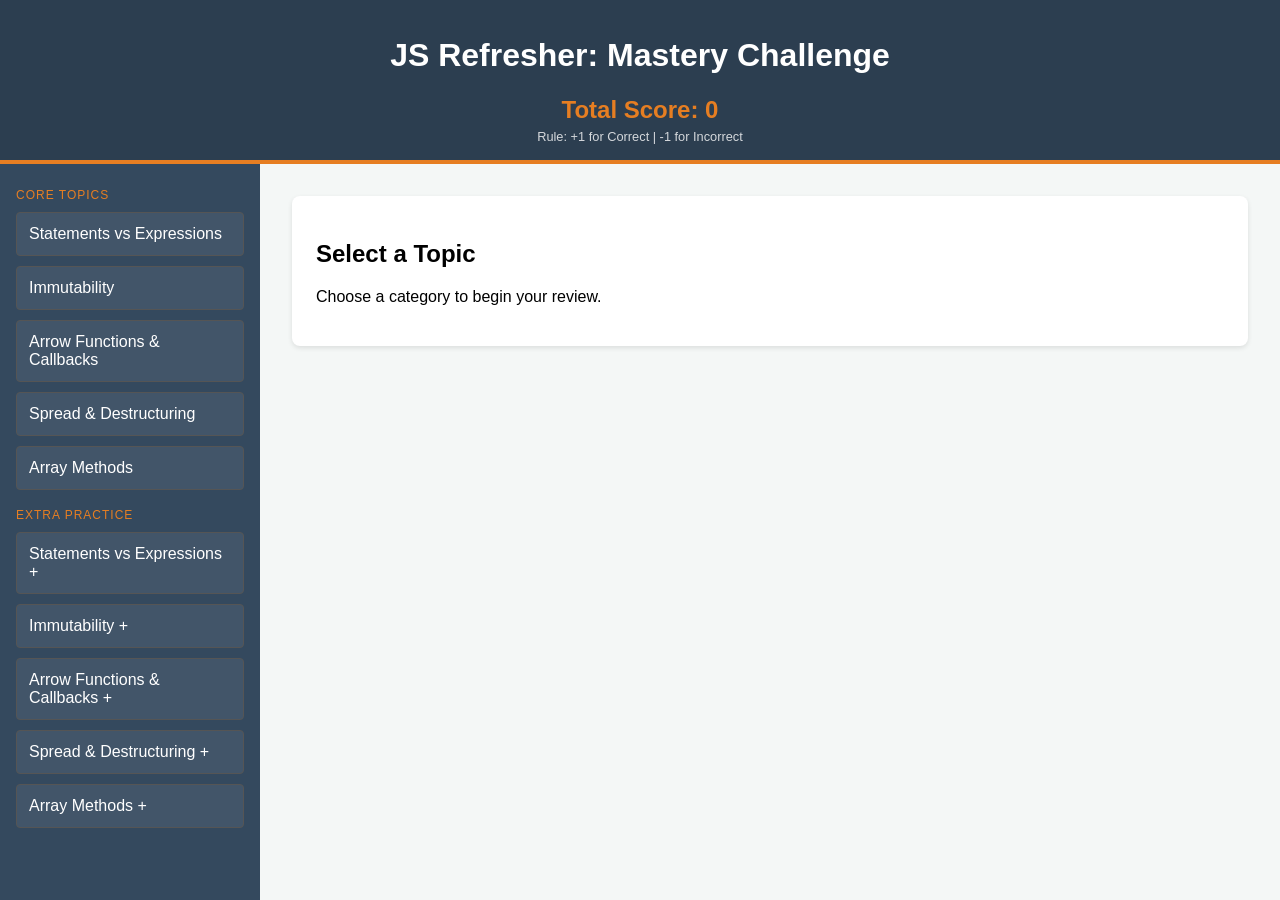
<file: index.html>
<!DOCTYPE html>
<html lang="en">
<head>
    <meta charset="UTF-8">
    <meta name="viewport" content="width=device-width, initial-scale=1.0">
    <title>JS Refresher: Teacher Edition</title>
    <link rel="stylesheet" href="style.css">
</head>
<body>
    <header>
        <h1>JS Refresher: Mastery Challenge</h1>
        <div class="score-container">
            <div id="score-board">Total Score: 0</div>
            <div class="rules">Rule: +1 for Correct | -1 for Incorrect</div>
        </div>
    </header>

    <main id="app-container">
        <nav class="sidebar">
            <div class="sidebar-section">Core Topics</div>
            <button onclick="startTopic('statements')">Statements vs Expressions</button>
            <button onclick="startTopic('immutability')">Immutability</button>
            <button onclick="startTopic('functions')">Arrow Functions &amp; Callbacks</button>
            <button onclick="startTopic('data')">Spread &amp; Destructuring</button>
            <button onclick="startTopic('arrays')">Array Methods</button>

            <div class="sidebar-section">Extra Practice</div>
            <a class="sidebar-link" href="extras/statements/index.html">Statements vs Expressions +</a>
            <a class="sidebar-link" href="extras/immutability/index.html">Immutability +</a>
            <a class="sidebar-link" href="extras/functions/index.html">Arrow Functions &amp; Callbacks +</a>
            <a class="sidebar-link" href="extras/data/index.html">Spread &amp; Destructuring +</a>
            <a class="sidebar-link" href="extras/arrays/index.html">Array Methods +</a>
        </nav>

        <section class="content-display">
            <div id="theory-card" class="card">
                <h2 id="topic-title">Select a Topic</h2>
                <p id="topic-theory">Choose a category to begin your review.</p>
            </div>

            <div id="exercise-card" class="card hidden">
                <div class="stats">Question: <span id="q-count">0</span>/5</div>
                <h3 id="exercise-text"></h3>
                <p id="exercise-text-cn" class="cn-text"></p>
                <input type="text" id="user-input" placeholder="Your answer...">
                <div class="controls">
                    <button id="check-btn">Submit Answer</button>
                    <button id="next-btn" class="hidden">Next Question</button>
                </div>
                <p id="feedback"></p>
                <div id="explanation-box" class="hidden">
                    <hr>
                    <strong>The Right Answer:</strong> <span id="correct-ans-display"></span><span id="correct-ans-cn" class="cn-text"></span><br>
                    <p id="explanation-text"></p>
                    <p id="explanation-text-cn" class="cn-text"></p>
                </div>
            </div>
        </section>
    </main>
    <script src="script.js"></script>
</body>
</html>
</file>
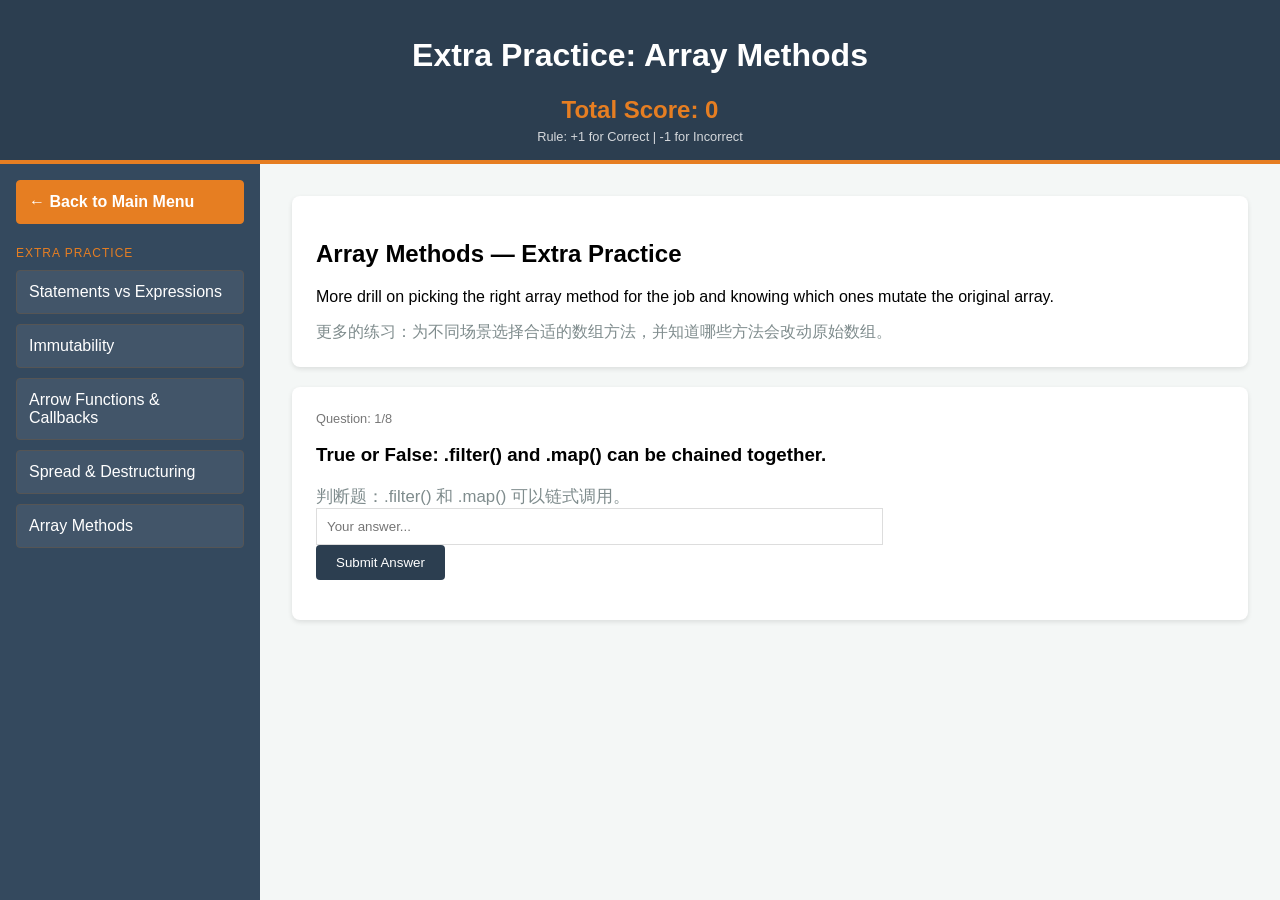
<file: extras/arrays/index.html>
<!DOCTYPE html>
<html lang="en">
<head>
    <meta charset="UTF-8">
    <meta name="viewport" content="width=device-width, initial-scale=1.0">
    <title>Extra Practice: Array Methods</title>
    <link rel="stylesheet" href="../../style.css">
</head>
<body>
    <header>
        <h1>Extra Practice: Array Methods</h1>
        <div class="score-container">
            <div id="score-board">Total Score: 0</div>
            <div class="rules">Rule: +1 for Correct | -1 for Incorrect</div>
        </div>
    </header>

    <main id="app-container">
        <nav class="sidebar">
            <a class="sidebar-link back-link" href="../../index.html">← Back to Main Menu</a>

            <div class="sidebar-section">Extra Practice</div>
            <a class="sidebar-link" href="../statements/index.html">Statements vs Expressions</a>
            <a class="sidebar-link" href="../immutability/index.html">Immutability</a>
            <a class="sidebar-link" href="../functions/index.html">Arrow Functions & Callbacks</a>
            <a class="sidebar-link" href="../data/index.html">Spread & Destructuring</a>
            <a class="sidebar-link" href="../arrays/index.html">Array Methods</a>
        </nav>

        <section class="content-display">
            <div id="theory-card" class="card">
                <h2 id="topic-title">Extra Practice</h2>
                <p id="topic-theory"></p>
                <p id="topic-theory-cn" class="cn-text"></p>
            </div>

            <div id="exercise-card" class="card hidden">
                <div class="stats">Question: <span id="q-count">0</span>/<span id="q-total">0</span></div>
                <h3 id="exercise-text"></h3>
                <p id="exercise-text-cn" class="cn-text"></p>
                <input type="text" id="user-input" placeholder="Your answer...">
                <div class="controls">
                    <button id="check-btn">Submit Answer</button>
                    <button id="next-btn" class="hidden">Next Question</button>
                    <button id="restart-btn" class="hidden">Restart Round</button>
                </div>
                <p id="feedback"></p>
                <div id="explanation-box" class="hidden">
                    <hr>
                    <strong>The Right Answer:</strong> <span id="correct-ans-display"></span><span id="correct-ans-cn" class="cn-text"></span><br>
                    <p id="explanation-text"></p>
                    <p id="explanation-text-cn" class="cn-text"></p>
                </div>
            </div>
        </section>
    </main>

    <script src="../quiz-engine.js"></script>
    <script src="questions.js"></script>
    <script>
        QuizEngine.start({
            title: "Array Methods — Extra Practice",
            theory: "More drill on picking the right array method for the job and knowing which ones mutate the original array.",
            theoryCn: "更多的练习：为不同场景选择合适的数组方法，并知道哪些方法会改动原始数组。",
            questions: extraQuestions
        });
    </script>
</body>
</html>
</file>
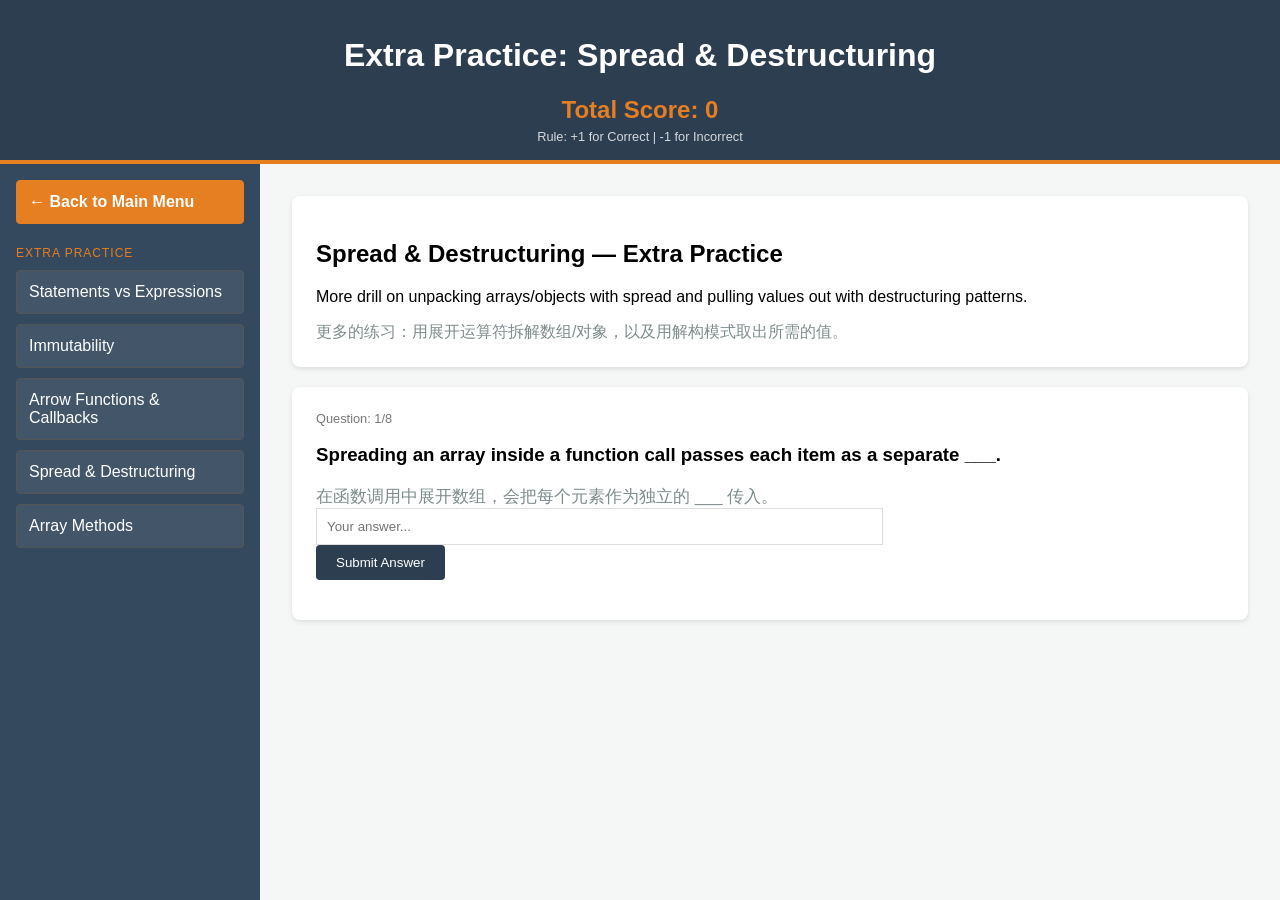
<file: extras/data/index.html>
<!DOCTYPE html>
<html lang="en">
<head>
    <meta charset="UTF-8">
    <meta name="viewport" content="width=device-width, initial-scale=1.0">
    <title>Extra Practice: Spread &amp; Destructuring</title>
    <link rel="stylesheet" href="../../style.css">
</head>
<body>
    <header>
        <h1>Extra Practice: Spread &amp; Destructuring</h1>
        <div class="score-container">
            <div id="score-board">Total Score: 0</div>
            <div class="rules">Rule: +1 for Correct | -1 for Incorrect</div>
        </div>
    </header>

    <main id="app-container">
        <nav class="sidebar">
            <a class="sidebar-link back-link" href="../../index.html">← Back to Main Menu</a>

            <div class="sidebar-section">Extra Practice</div>
            <a class="sidebar-link" href="../statements/index.html">Statements vs Expressions</a>
            <a class="sidebar-link" href="../immutability/index.html">Immutability</a>
            <a class="sidebar-link" href="../functions/index.html">Arrow Functions & Callbacks</a>
            <a class="sidebar-link" href="../data/index.html">Spread & Destructuring</a>
            <a class="sidebar-link" href="../arrays/index.html">Array Methods</a>
        </nav>

        <section class="content-display">
            <div id="theory-card" class="card">
                <h2 id="topic-title">Extra Practice</h2>
                <p id="topic-theory"></p>
                <p id="topic-theory-cn" class="cn-text"></p>
            </div>

            <div id="exercise-card" class="card hidden">
                <div class="stats">Question: <span id="q-count">0</span>/<span id="q-total">0</span></div>
                <h3 id="exercise-text"></h3>
                <p id="exercise-text-cn" class="cn-text"></p>
                <input type="text" id="user-input" placeholder="Your answer...">
                <div class="controls">
                    <button id="check-btn">Submit Answer</button>
                    <button id="next-btn" class="hidden">Next Question</button>
                    <button id="restart-btn" class="hidden">Restart Round</button>
                </div>
                <p id="feedback"></p>
                <div id="explanation-box" class="hidden">
                    <hr>
                    <strong>The Right Answer:</strong> <span id="correct-ans-display"></span><span id="correct-ans-cn" class="cn-text"></span><br>
                    <p id="explanation-text"></p>
                    <p id="explanation-text-cn" class="cn-text"></p>
                </div>
            </div>
        </section>
    </main>

    <script src="../quiz-engine.js"></script>
    <script src="questions.js"></script>
    <script>
        QuizEngine.start({
            title: "Spread & Destructuring — Extra Practice",
            theory: "More drill on unpacking arrays/objects with spread and pulling values out with destructuring patterns.",
            theoryCn: "更多的练习：用展开运算符拆解数组/对象，以及用解构模式取出所需的值。",
            questions: extraQuestions
        });
    </script>
</body>
</html>
</file>
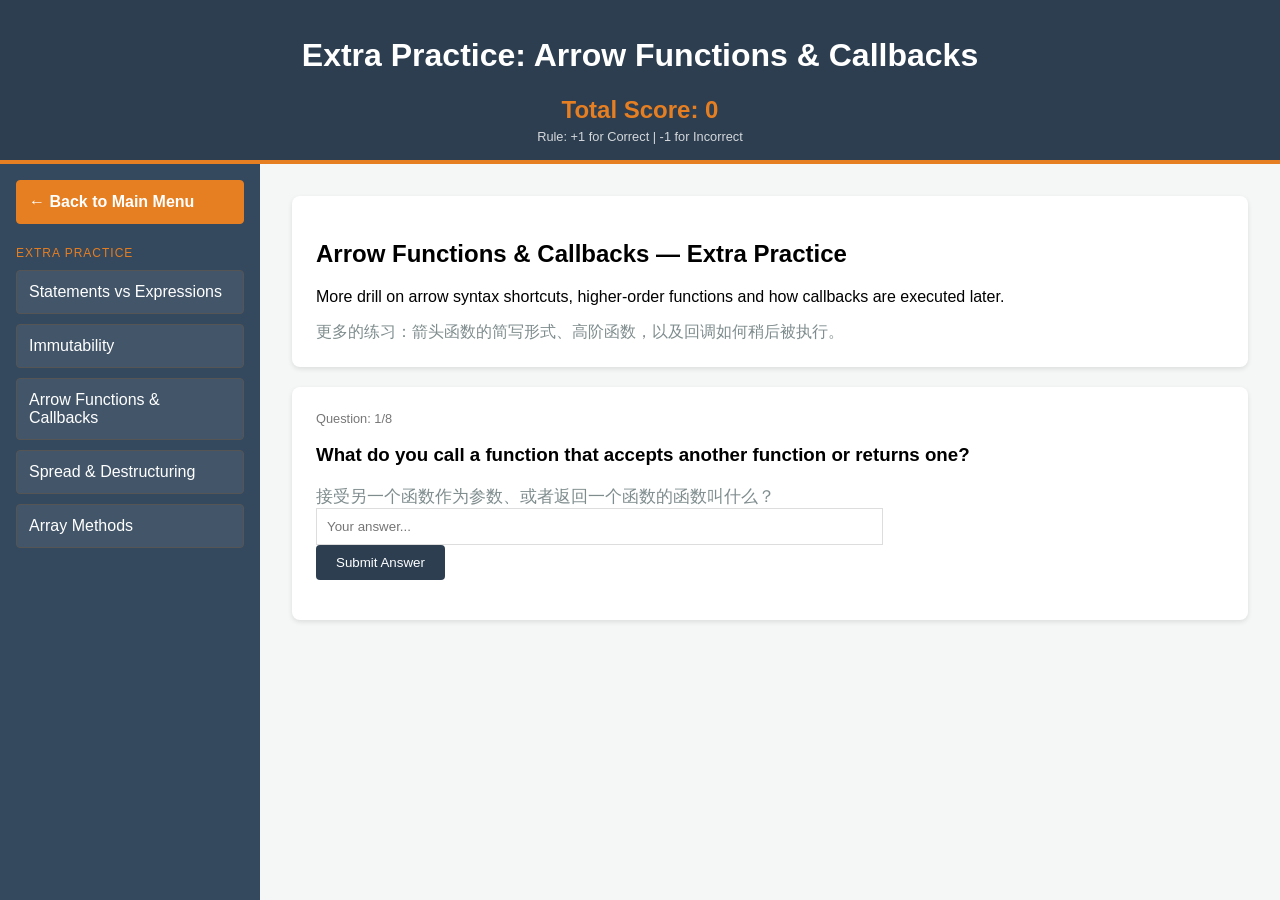
<file: extras/functions/index.html>
<!DOCTYPE html>
<html lang="en">
<head>
    <meta charset="UTF-8">
    <meta name="viewport" content="width=device-width, initial-scale=1.0">
    <title>Extra Practice: Arrow Functions &amp; Callbacks</title>
    <link rel="stylesheet" href="../../style.css">
</head>
<body>
    <header>
        <h1>Extra Practice: Arrow Functions &amp; Callbacks</h1>
        <div class="score-container">
            <div id="score-board">Total Score: 0</div>
            <div class="rules">Rule: +1 for Correct | -1 for Incorrect</div>
        </div>
    </header>

    <main id="app-container">
        <nav class="sidebar">
            <a class="sidebar-link back-link" href="../../index.html">← Back to Main Menu</a>

            <div class="sidebar-section">Extra Practice</div>
            <a class="sidebar-link" href="../statements/index.html">Statements vs Expressions</a>
            <a class="sidebar-link" href="../immutability/index.html">Immutability</a>
            <a class="sidebar-link" href="../functions/index.html">Arrow Functions & Callbacks</a>
            <a class="sidebar-link" href="../data/index.html">Spread & Destructuring</a>
            <a class="sidebar-link" href="../arrays/index.html">Array Methods</a>
        </nav>

        <section class="content-display">
            <div id="theory-card" class="card">
                <h2 id="topic-title">Extra Practice</h2>
                <p id="topic-theory"></p>
                <p id="topic-theory-cn" class="cn-text"></p>
            </div>

            <div id="exercise-card" class="card hidden">
                <div class="stats">Question: <span id="q-count">0</span>/<span id="q-total">0</span></div>
                <h3 id="exercise-text"></h3>
                <p id="exercise-text-cn" class="cn-text"></p>
                <input type="text" id="user-input" placeholder="Your answer...">
                <div class="controls">
                    <button id="check-btn">Submit Answer</button>
                    <button id="next-btn" class="hidden">Next Question</button>
                    <button id="restart-btn" class="hidden">Restart Round</button>
                </div>
                <p id="feedback"></p>
                <div id="explanation-box" class="hidden">
                    <hr>
                    <strong>The Right Answer:</strong> <span id="correct-ans-display"></span><span id="correct-ans-cn" class="cn-text"></span><br>
                    <p id="explanation-text"></p>
                    <p id="explanation-text-cn" class="cn-text"></p>
                </div>
            </div>
        </section>
    </main>

    <script src="../quiz-engine.js"></script>
    <script src="questions.js"></script>
    <script>
        QuizEngine.start({
            title: "Arrow Functions & Callbacks — Extra Practice",
            theory: "More drill on arrow syntax shortcuts, higher-order functions and how callbacks are executed later.",
            theoryCn: "更多的练习：箭头函数的简写形式、高阶函数，以及回调如何稍后被执行。",
            questions: extraQuestions
        });
    </script>
</body>
</html>
</file>
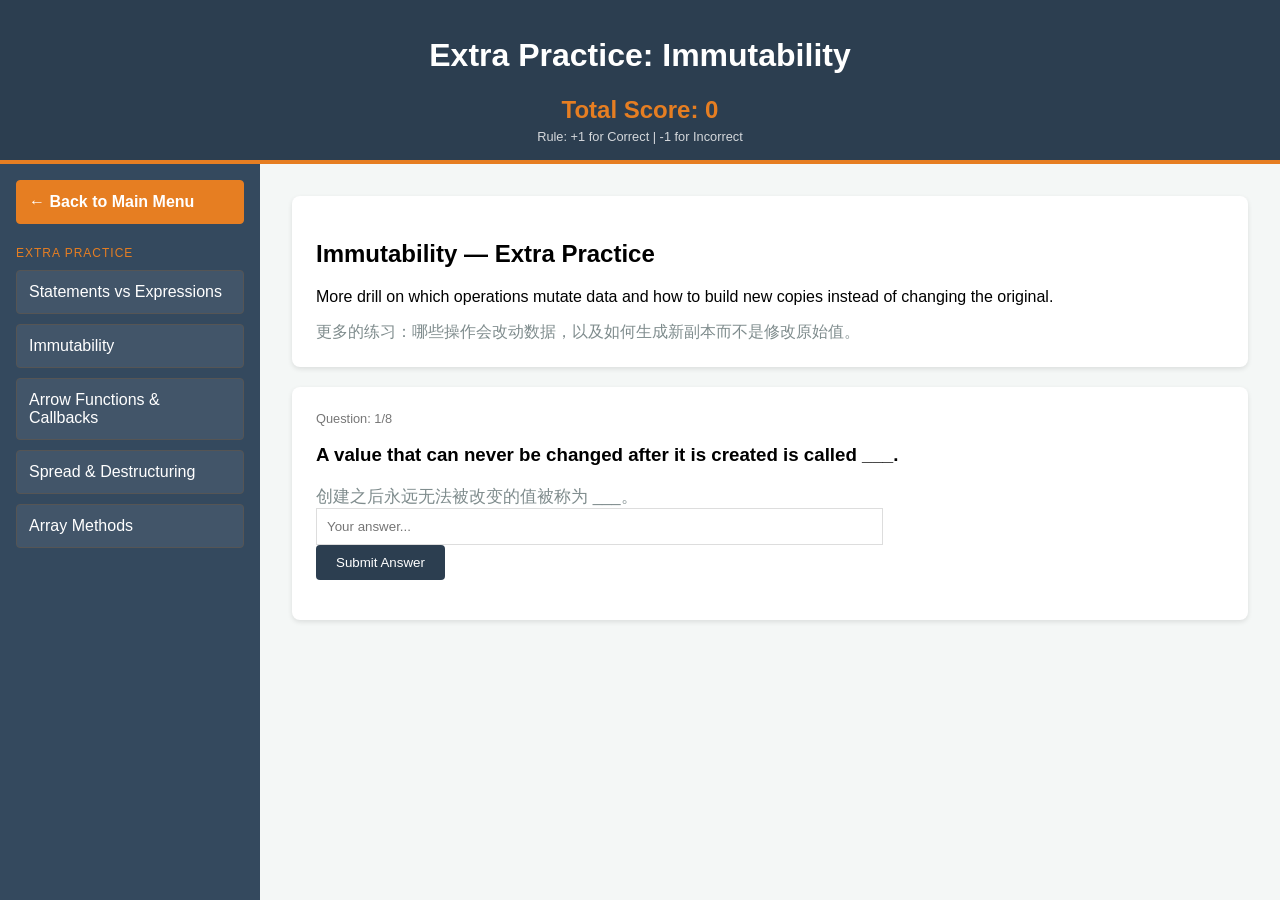
<file: extras/immutability/index.html>
<!DOCTYPE html>
<html lang="en">
<head>
    <meta charset="UTF-8">
    <meta name="viewport" content="width=device-width, initial-scale=1.0">
    <title>Extra Practice: Immutability</title>
    <link rel="stylesheet" href="../../style.css">
</head>
<body>
    <header>
        <h1>Extra Practice: Immutability</h1>
        <div class="score-container">
            <div id="score-board">Total Score: 0</div>
            <div class="rules">Rule: +1 for Correct | -1 for Incorrect</div>
        </div>
    </header>

    <main id="app-container">
        <nav class="sidebar">
            <a class="sidebar-link back-link" href="../../index.html">← Back to Main Menu</a>

            <div class="sidebar-section">Extra Practice</div>
            <a class="sidebar-link" href="../statements/index.html">Statements vs Expressions</a>
            <a class="sidebar-link" href="../immutability/index.html">Immutability</a>
            <a class="sidebar-link" href="../functions/index.html">Arrow Functions & Callbacks</a>
            <a class="sidebar-link" href="../data/index.html">Spread & Destructuring</a>
            <a class="sidebar-link" href="../arrays/index.html">Array Methods</a>
        </nav>

        <section class="content-display">
            <div id="theory-card" class="card">
                <h2 id="topic-title">Extra Practice</h2>
                <p id="topic-theory"></p>
                <p id="topic-theory-cn" class="cn-text"></p>
            </div>

            <div id="exercise-card" class="card hidden">
                <div class="stats">Question: <span id="q-count">0</span>/<span id="q-total">0</span></div>
                <h3 id="exercise-text"></h3>
                <p id="exercise-text-cn" class="cn-text"></p>
                <input type="text" id="user-input" placeholder="Your answer...">
                <div class="controls">
                    <button id="check-btn">Submit Answer</button>
                    <button id="next-btn" class="hidden">Next Question</button>
                    <button id="restart-btn" class="hidden">Restart Round</button>
                </div>
                <p id="feedback"></p>
                <div id="explanation-box" class="hidden">
                    <hr>
                    <strong>The Right Answer:</strong> <span id="correct-ans-display"></span><span id="correct-ans-cn" class="cn-text"></span><br>
                    <p id="explanation-text"></p>
                    <p id="explanation-text-cn" class="cn-text"></p>
                </div>
            </div>
        </section>
    </main>

    <script src="../quiz-engine.js"></script>
    <script src="questions.js"></script>
    <script>
        QuizEngine.start({
            title: "Immutability — Extra Practice",
            theory: "More drill on which operations mutate data and how to build new copies instead of changing the original.",
            theoryCn: "更多的练习：哪些操作会改动数据，以及如何生成新副本而不是修改原始值。",
            questions: extraQuestions
        });
    </script>
</body>
</html>
</file>
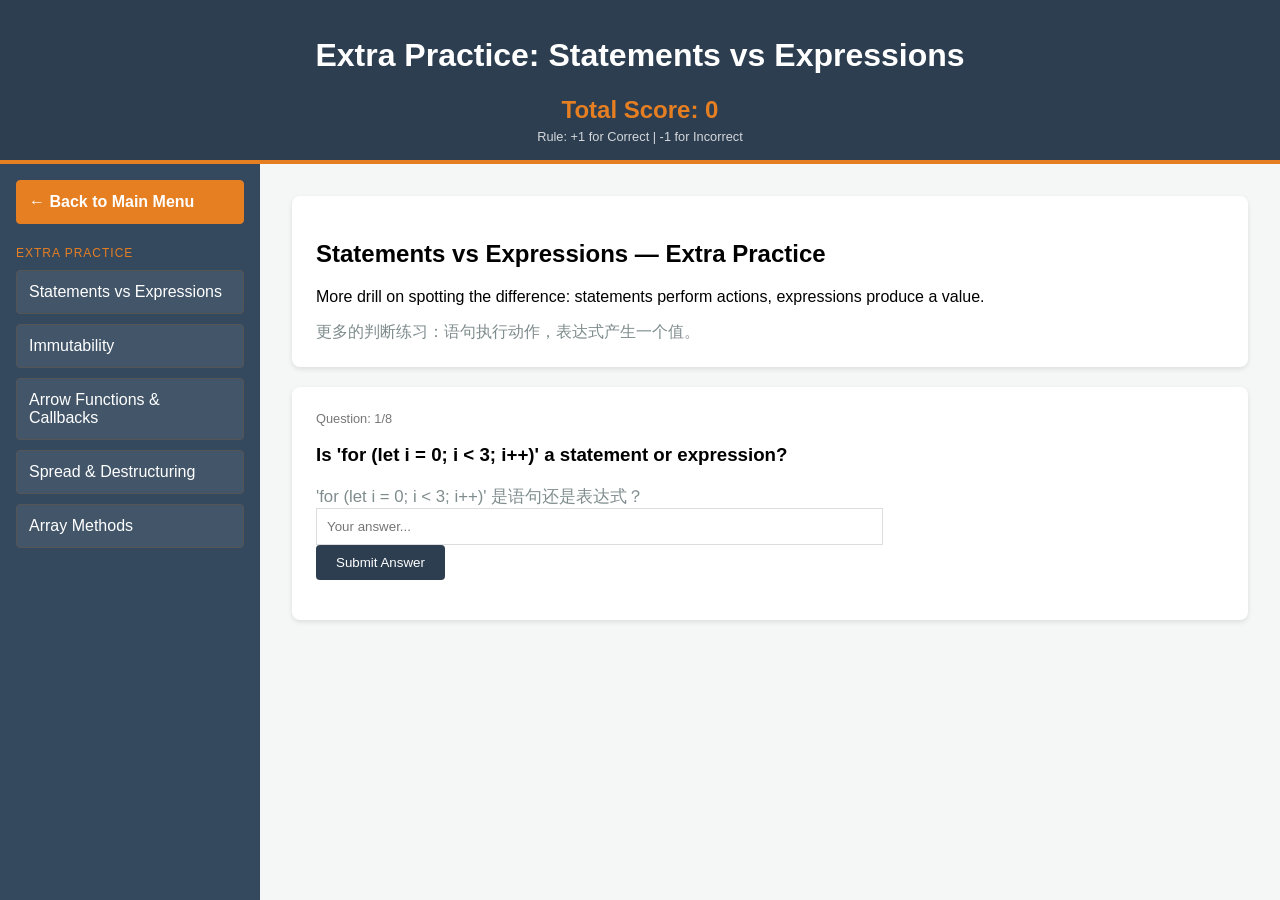
<file: extras/statements/index.html>
<!DOCTYPE html>
<html lang="en">
<head>
    <meta charset="UTF-8">
    <meta name="viewport" content="width=device-width, initial-scale=1.0">
    <title>Extra Practice: Statements vs Expressions</title>
    <link rel="stylesheet" href="../../style.css">
</head>
<body>
    <header>
        <h1>Extra Practice: Statements vs Expressions</h1>
        <div class="score-container">
            <div id="score-board">Total Score: 0</div>
            <div class="rules">Rule: +1 for Correct | -1 for Incorrect</div>
        </div>
    </header>

    <main id="app-container">
        <nav class="sidebar">
            <a class="sidebar-link back-link" href="../../index.html">← Back to Main Menu</a>

            <div class="sidebar-section">Extra Practice</div>
            <a class="sidebar-link" href="../statements/index.html">Statements vs Expressions</a>
            <a class="sidebar-link" href="../immutability/index.html">Immutability</a>
            <a class="sidebar-link" href="../functions/index.html">Arrow Functions & Callbacks</a>
            <a class="sidebar-link" href="../data/index.html">Spread & Destructuring</a>
            <a class="sidebar-link" href="../arrays/index.html">Array Methods</a>
        </nav>

        <section class="content-display">
            <div id="theory-card" class="card">
                <h2 id="topic-title">Extra Practice</h2>
                <p id="topic-theory"></p>
                <p id="topic-theory-cn" class="cn-text"></p>
            </div>

            <div id="exercise-card" class="card hidden">
                <div class="stats">Question: <span id="q-count">0</span>/<span id="q-total">0</span></div>
                <h3 id="exercise-text"></h3>
                <p id="exercise-text-cn" class="cn-text"></p>
                <input type="text" id="user-input" placeholder="Your answer...">
                <div class="controls">
                    <button id="check-btn">Submit Answer</button>
                    <button id="next-btn" class="hidden">Next Question</button>
                    <button id="restart-btn" class="hidden">Restart Round</button>
                </div>
                <p id="feedback"></p>
                <div id="explanation-box" class="hidden">
                    <hr>
                    <strong>The Right Answer:</strong> <span id="correct-ans-display"></span><span id="correct-ans-cn" class="cn-text"></span><br>
                    <p id="explanation-text"></p>
                    <p id="explanation-text-cn" class="cn-text"></p>
                </div>
            </div>
        </section>
    </main>

    <script src="../quiz-engine.js"></script>
    <script src="questions.js"></script>
    <script>
        QuizEngine.start({
            title: "Statements vs Expressions — Extra Practice",
            theory: "More drill on spotting the difference: statements perform actions, expressions produce a value.",
            theoryCn: "更多的判断练习：语句执行动作，表达式产生一个值。",
            questions: extraQuestions
        });
    </script>
</body>
</html>
</file>
<file: style.css>
:root {
    --primary: #2c3e50;
    --accent: #e67e22;
    --bg: #f4f7f6;
    --white: #ffffff;
    --error: #e74c3c;
    --success: #27ae60;
}

body { font-family: sans-serif; background: var(--bg); margin: 0; display: flex; flex-direction: column; height: 100vh; }
header { background: var(--primary); color: white; text-align: center; padding: 1rem; border-bottom: 4px solid var(--accent); }

.score-container { margin-top: 10px; display: flex; flex-direction: column; align-items: center; }
#score-board { font-size: 1.5rem; font-weight: bold; color: var(--accent); }
.rules { font-size: 0.8rem; opacity: 0.8; margin-top: 5px; }

#app-container { display: grid; grid-template-columns: 260px 1fr; flex: 1; min-height: 0; }
.sidebar { background: #34495e; padding: 1rem; display: flex; flex-direction: column; gap: 10px; overflow-y: auto; }
.sidebar button, .sidebar a.sidebar-link { padding: 12px; background: #ffffff11; color: white; border: 1px solid #555; cursor: pointer; border-radius: 4px; transition: 0.3s; text-decoration: none; font-size: 1rem; text-align: left; font-family: inherit; }
.sidebar button:hover, .sidebar a.sidebar-link:hover { background: var(--accent); }
.sidebar-section { margin-top: 8px; color: var(--accent); font-size: 0.75rem; letter-spacing: 1px; text-transform: uppercase; }
.sidebar a.sidebar-link.back-link { background: var(--accent); border-color: var(--accent); margin-bottom: 4px; font-weight: bold; }
.sidebar a.sidebar-link.back-link:hover { background: #cf711f; }

.content-display { padding: 2rem; display: flex; flex-direction: column; gap: 20px; }
.card { background: var(--white); padding: 1.5rem; border-radius: 8px; box-shadow: 0 2px 5px rgba(0,0,0,0.1); }
.hidden { display: none; }
.stats { font-size: 0.8rem; color: #777; margin-bottom: 10px; }

input { padding: 10px; width: 60%; margin-right: 10px; border: 1px solid #ddd; }
#check-btn, #next-btn, #restart-btn { padding: 10px 20px; border: none; cursor: pointer; color: white; border-radius: 4px; margin-right: 8px; }
#check-btn { background: var(--primary); }
#next-btn { background: var(--accent); }
#restart-btn { background: #2980b9; }
#feedback { margin-top: 15px; font-weight: bold; }
#topic-theory-cn { margin: 4px 0 0; }

/* ... (Previous CSS remains same) ... */

#explanation-box {
    margin-top: 15px;
    padding: 15px;
    background-color: #fcfcfc;
    border-left: 5px solid var(--accent);
    font-size: 0.95rem;
    line-height: 1.4;
    color: #444;
}

hr { border: 0; border-top: 1px solid #eee; margin: 10px 0; }

.hidden { display: none !important; }

/* Chinese translation lines shown alongside the English originals */
.cn-text { color: #7f8c8d; }
#exercise-text-cn { font-weight: normal; font-size: 1.05rem; margin: 6px 0 0; }
#explanation-text-cn { margin: 4px 0 0; }
</file>
